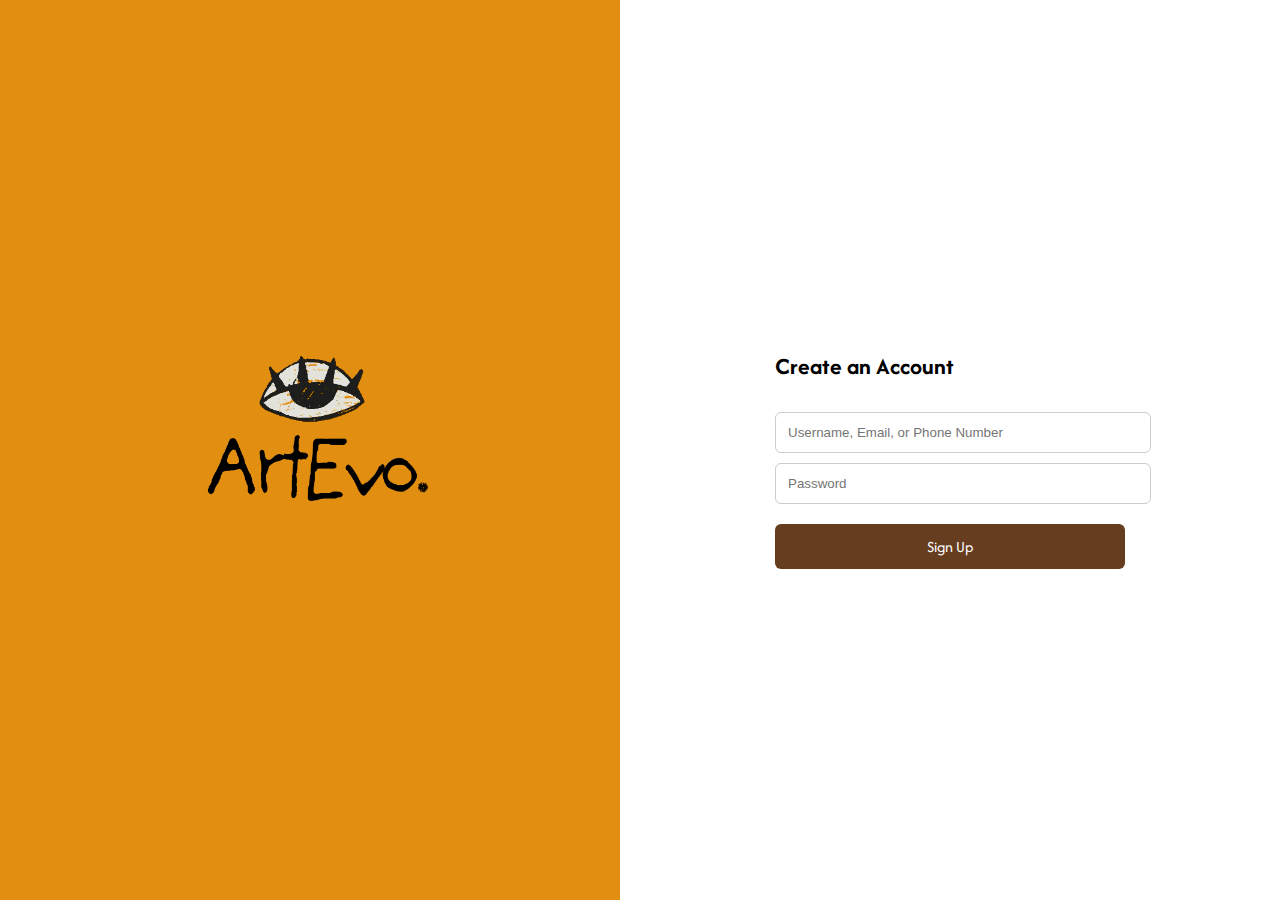
<file: index.html>
<!DOCTYPE html>
<html lang="en">
<head>
    <meta charset="UTF-8">
    <meta name="viewport" content="width=device-width, initial-scale=1.0">
    <link rel="stylesheet" href="css/style.css">
    <link rel="preconnect" href="https://fonts.googleapis.com">
<link rel="preconnect" href="https://fonts.gstatic.com" crossorigin>
<link href="https://fonts.googleapis.com/css2?family=Afacad+Flux:wght@100..1000&display=swap" rel="stylesheet">

    <title> ArtEvo | Art is Evolving through Us </title>

</head>
<body>

    <div class="container">


            <div class="left">
    <img src="logo/ArtEvo_Logo_Transparent.png" alt="ArtEvo Logo" style="width: 300px; max-width: 80%; height: auto;">
        </div>

        
        <div class="right">
            <div class="signup-box">
                <h2>Create an Account</h2>

                <input type="text" id="userInput" placeholder="Username, Email, or Phone Number">
                <input type="password" id="passwordInput" placeholder="Password">

                <button id="signupBtn">Sign Up</button>

                <div class="message" id="successMessage">Account created! Redirecting...</div>
            </div>
        </div>

    </div>
    <script src="script.js"></script>
</body>
</html>
</file>
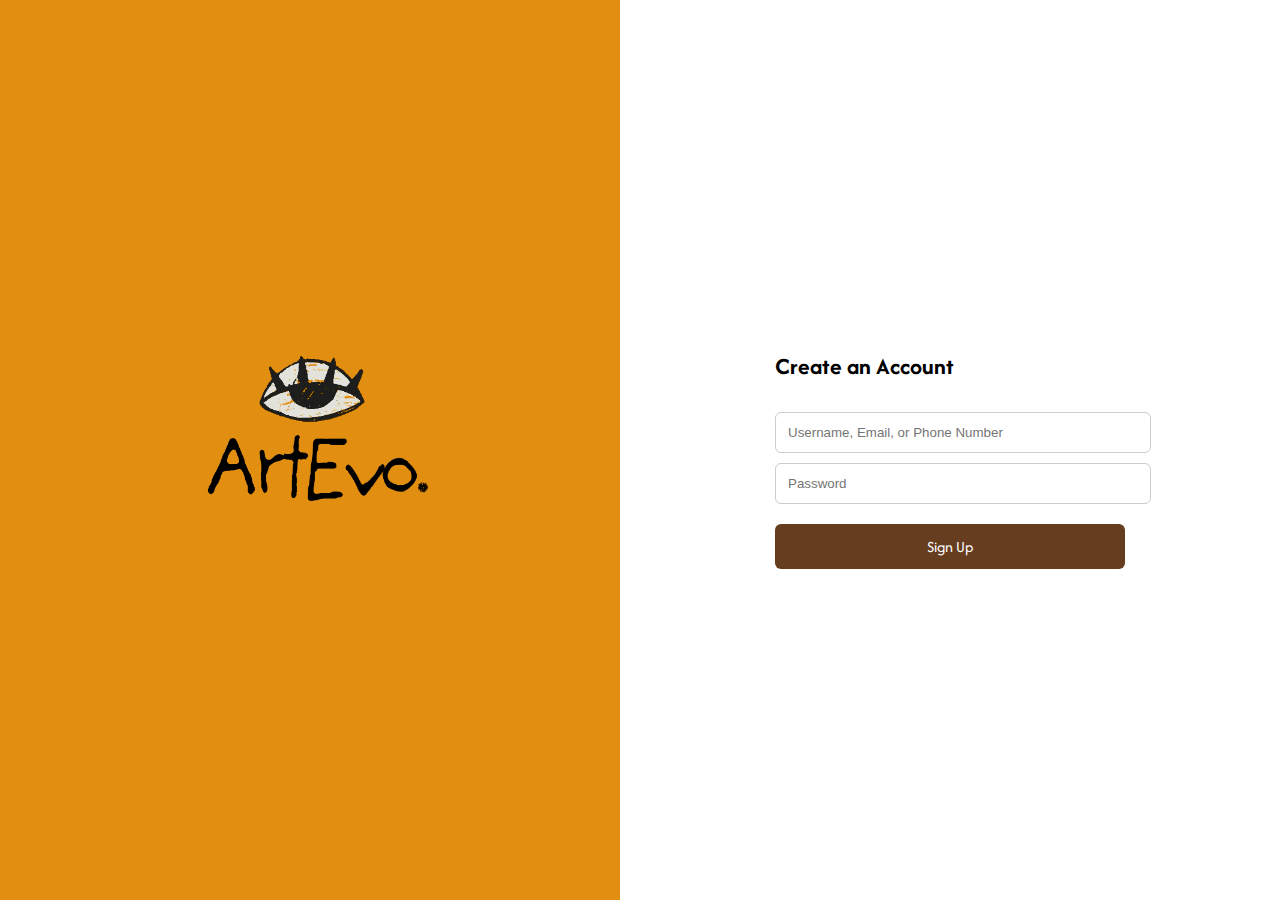
<file: signup.html>
<!DOCTYPE html>
<html lang="en">
<head>
    <meta charset="UTF-8">
    <meta name="viewport" content="width=device-width, initial-scale=1.0">
    <link rel="stylesheet" href="css/style.css">
    <link rel="preconnect" href="https://fonts.googleapis.com">
<link rel="preconnect" href="https://fonts.gstatic.com" crossorigin>
<link href="https://fonts.googleapis.com/css2?family=Afacad+Flux:wght@100..1000&display=swap" rel="stylesheet">

    <title> ArtEvo | Art is Evolving through Us </title>

</head>
<body>

    <div class="container">


            <div class="left">
    <img src="logo/ArtEvo_Logo_Transparent.png" alt="ArtEvo Logo" style="width: 300px; max-width: 80%; height: auto;">
        </div>

        
        <div class="right">
            <div class="signup-box">
                <h2>Create an Account</h2>

                <input type="text" id="userInput" placeholder="Username, Email, or Phone Number">
                <input type="password" id="passwordInput" placeholder="Password">

                <button id="signupBtn">Sign Up</button>

                <div class="message" id="successMessage">Account created! Redirecting...</div>
            </div>
        </div>

    </div>
    <script src="script.js"></script>
</body>
</html>
</file>
<file: css/style.css>
body {
            margin: 0;
            font-family: "Afacad Flux";
        }

.container {
            display: flex;
            height: 100vh;
        }

.left {
            flex: 1;
            background: #E18E11;
            display: flex;
            justify-content: center;
            align-items: center;
            color: white;
            font-size: 2.5rem;
            font-weight: bold;
        }

.right {
            flex: 1;
            display: flex;
            justify-content: center;
            align-items: center;
            padding: 20px;
        }

.signup-box {
            width: 80%;
            max-width: 350px;
        }

.signup-box h2 {
            margin-bottom: 20px;
        }

input {
            width: 100%;
            padding: 12px;
            margin-top: 10px;
            border-radius: 6px;
            border: 1px solid #ccc;
        }

button {
            width: 100%;
            margin-top: 20px;
            padding: 12px;
            border: none;
            background: #663E1F;
            color: white;
            font-size: 16px;
            border-radius: 6px;
            cursor: pointer;
            font-family: "Afacad Flux";
        }

button:hover {
            background: #663E1F;
        }

.message {
            margin-top: 15px;
            color: green;
            font-size: 14px;
            display: none;
        }

@media (max-width: 768px) {
    .container {
                flex-direction: column;
            }
    .left {
                height: 40vh;
                font-size: 2rem;
            }
    .right {
                height: 60vh;
            }
        }
</file>
